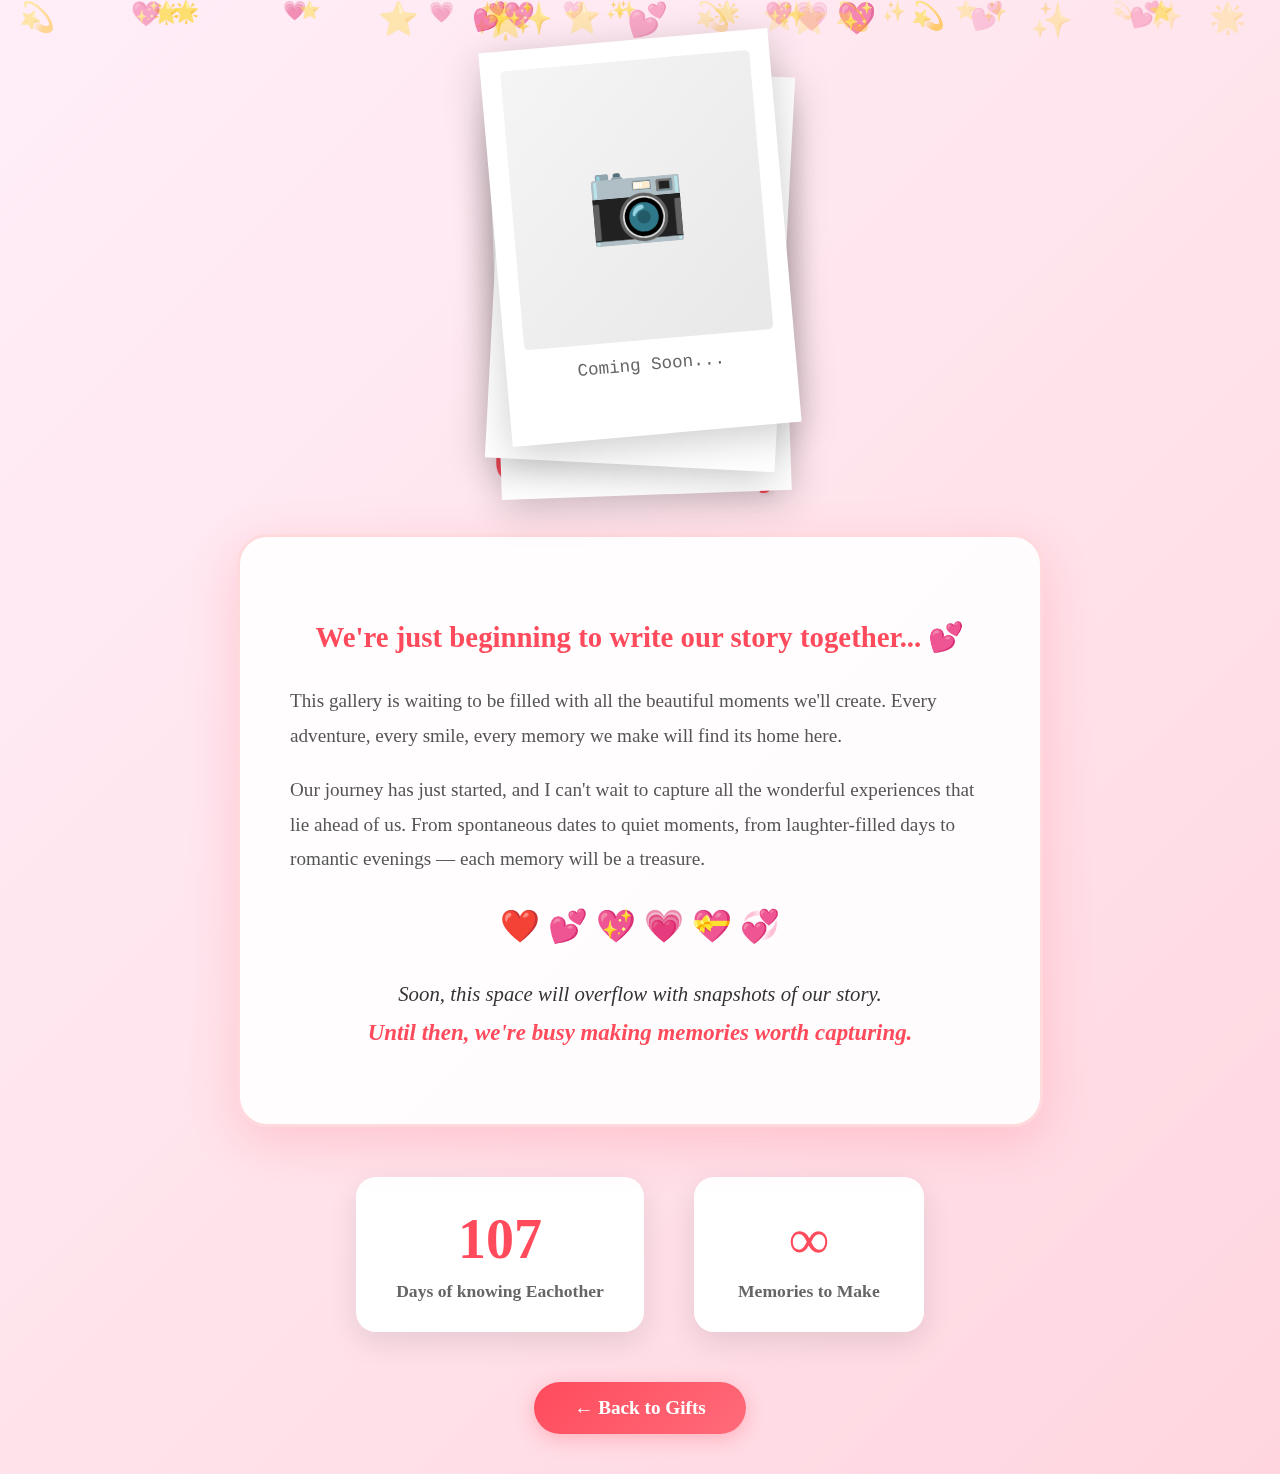
<file: gallery.html>
<!DOCTYPE html>
<html lang="en">
<head>
  <meta charset="UTF-8">
  <title>Our Memories</title>
  <link rel="stylesheet" href="css/style-gallery.css">
</head>
<body>
  <div class="gallery-background">
    <div class="floating-particles"></div>
  </div>
  
  <div class="gallery-container">
    <div class="coming-soon-content">
      <div class="polaroid-stack">
        <div class="empty-polaroid polaroid-1">
          <div class="polaroid-photo">📷</div>
          <div class="polaroid-caption">Coming Soon...</div>
        </div>
        <div class="empty-polaroid polaroid-2">
          <div class="polaroid-photo">💕</div>
          <div class="polaroid-caption">Our Adventures</div>
        </div>
        <div class="empty-polaroid polaroid-3">
          <div class="polaroid-photo">✨</div>
          <div class="polaroid-caption">Together</div>
        </div>
      </div>
      
      <h1 class="main-title">Our Gallery</h1>
      <div class="message-box">
        <p class="main-message">
          We're just beginning to write our story together... 💕
        </p>
        <p class="sub-message">
          This gallery is waiting to be filled with all the beautiful moments we'll create.
          Every adventure, every smile, every memory we make will find its home here.
        </p>
        <p class="sub-message">
          Our journey has just started, and I can't wait to capture all the wonderful experiences 
          that lie ahead of us. From spontaneous dates to quiet moments, from laughter-filled days 
          to romantic evenings — each memory will be a treasure.
        </p>
        <div class="hearts-row">
          ❤️ 💕 💖 💗 💝 💞
        </div>
        <p class="promise-message">
          Soon, this space will overflow with snapshots of our story.
          <br>
          <strong>Until then, we're busy making memories worth capturing.</strong>
        </p>
      </div>
      
      <div class="countdown-box">
        <div class="stat">
          <div class="stat-number" id="daysCount">0</div>
          <div class="stat-label">Days of knowing Eachother</div>
        </div>
        <div class="stat">
          <div class="stat-number">∞</div>
          <div class="stat-label">Memories to Make</div>
        </div>
    </div>
    
    <button onclick="window.location.href='gift-ideas.html'" class="back-btn">← Back to Gifts</button>
  </div>
  
  <script src="js/gallery.js"></script>
</body>
</html>
</file>
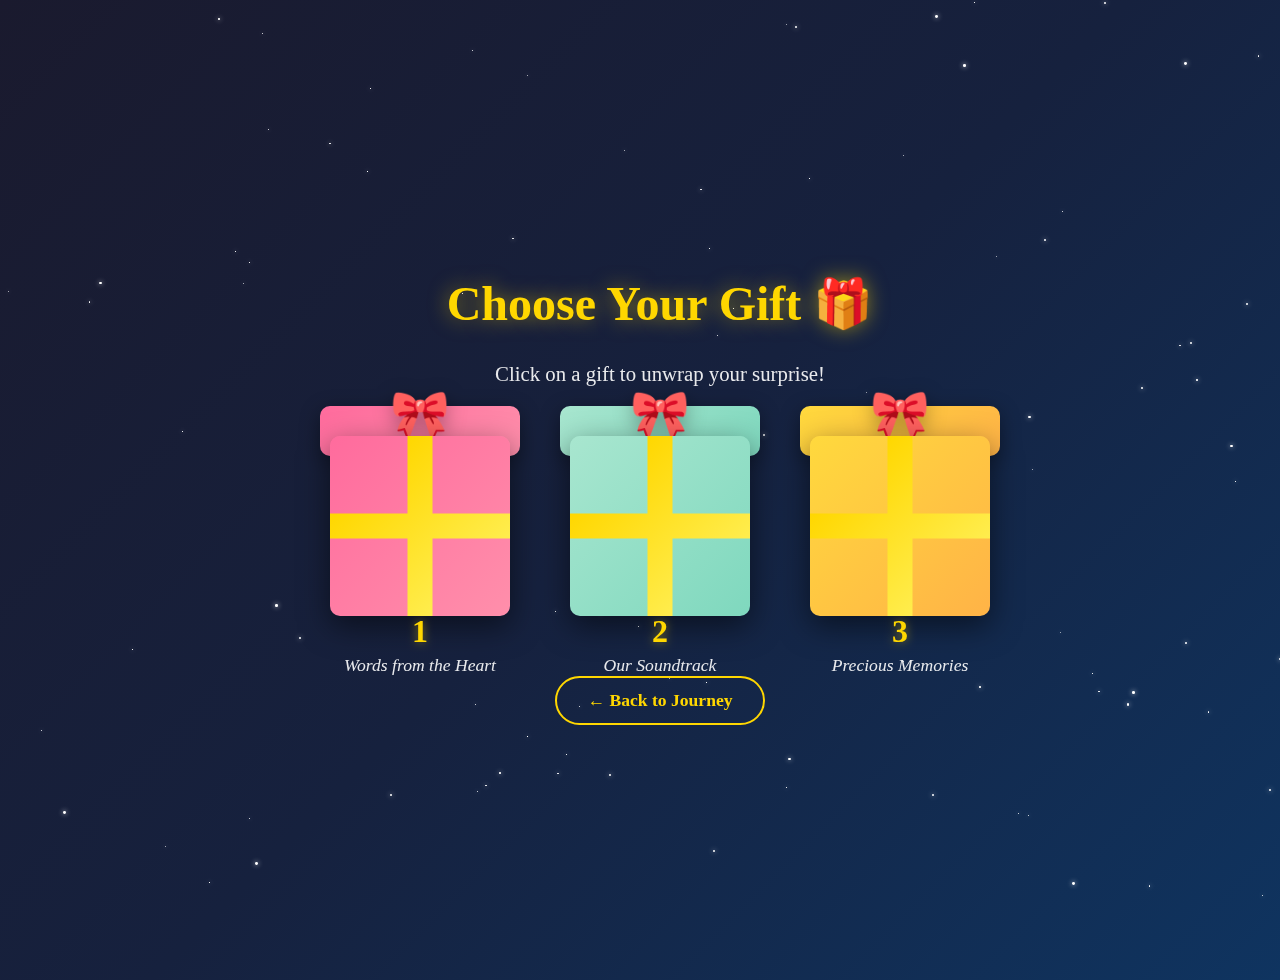
<file: gift-ideas.html>
<!DOCTYPE html>
<html lang="en">
<head>
  <meta charset="UTF-8">
  <title>Choose Your Gift</title>
  <link rel="stylesheet" href="css/style-gift.css">
</head>
<body>
  <!-- Animated background -->
  <div class="stars-background"></div>
  
  <div class="gift-container">
    <h1>Choose Your Gift 🎁</h1>
    <p class="subtitle">Click on a gift to unwrap your surprise!</p>
    
    <div class="gifts-wrapper">
      <!-- Gift Box 1 - Poem -->
      <div class="gift-box" id="gift1" data-page="poem.html">
        <div class="gift-lid">
          <div class="bow">🎀</div>
        </div>
        <div class="gift-base"></div>
        <div class="gift-label">
          <span class="gift-number">1</span>
          <span class="gift-hint">Words from the Heart</span>
        </div>
        <div class="sparkles">✨</div>
      </div>
      
      <!-- Gift Box 2 - Playlist -->
      <div class="gift-box" id="gift2" data-page="playlist.html">
        <div class="gift-lid">
          <div class="bow">🎀</div>
        </div>
        <div class="gift-base"></div>
        <div class="gift-label">
          <span class="gift-number">2</span>
          <span class="gift-hint">Our Soundtrack</span>
        </div>
        <div class="sparkles">✨</div>
      </div>
      
      <!-- Gift Box 3 - Memory Gallery -->
      <div class="gift-box" id="gift3" data-page="gallery.html">
        <div class="gift-lid">
          <div class="bow">🎀</div>
        </div>
        <div class="gift-base"></div>
        <div class="gift-label">
          <span class="gift-number">3</span>
          <span class="gift-hint">Precious Memories</span>
        </div>
        <div class="sparkles">✨</div>
      </div>
    </div>
    
    <button id="backBtn" class="nav-button">← Back to Journey</button>
  </div>
  
  <script src="js/gift.js"></script>
</body>
</html>
</file>
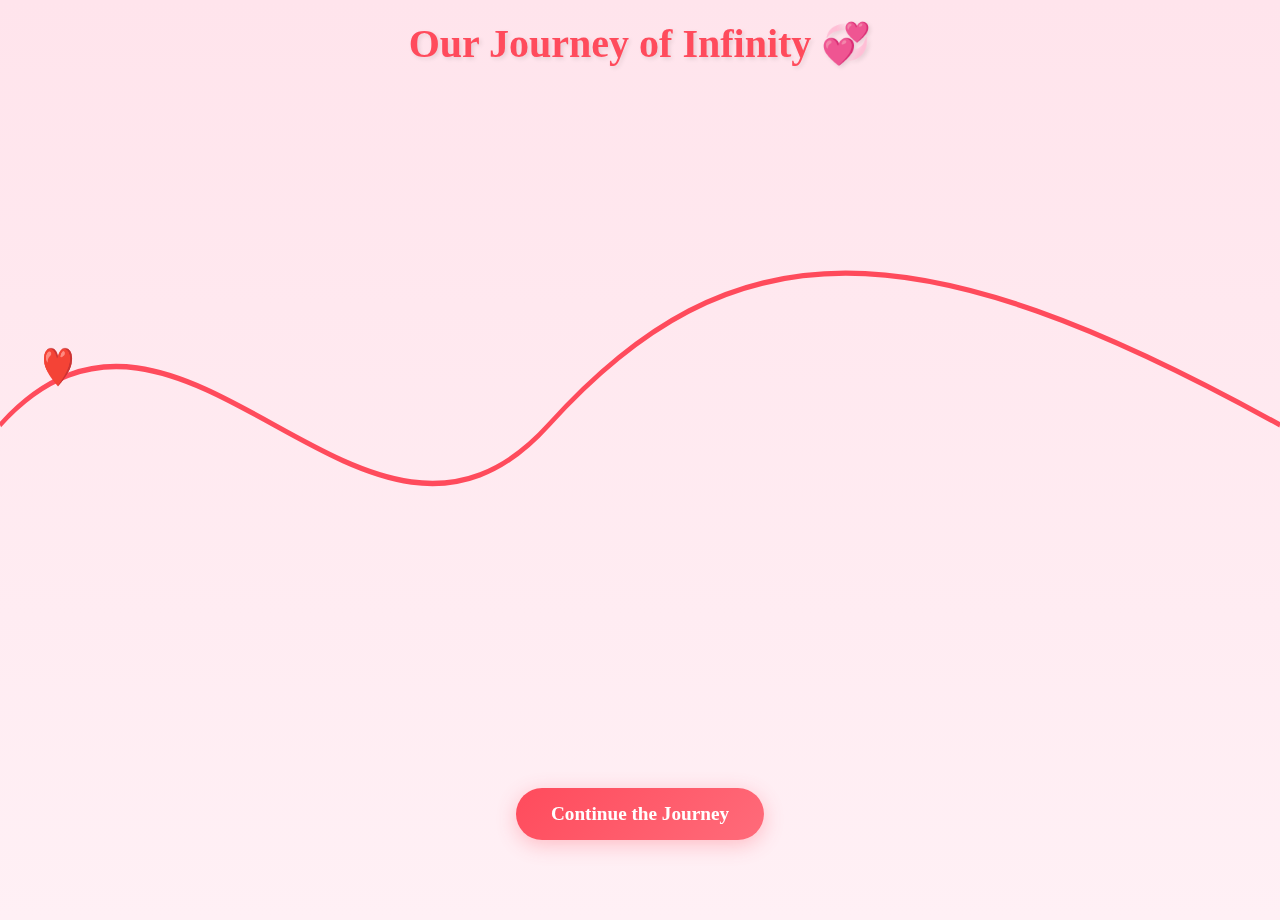
<file: love-story.html>
<!DOCTYPE html>
<html lang="en">
<head>
  <meta charset="UTF-8">
  <title>Our Journey</title>
  <link rel="stylesheet" href="css/style-journey.css">
</head>
<body>
  <!-- Animated background -->
  <div class="hearts-background"></div>
  
  <div class="journey-container">
    <h1>Our Journey of Infinity 💞</h1>
    <svg id="journeyPath" viewBox="0 0 1400 400" preserveAspectRatio="none">
      <!-- Wavy path from far left to far right -->
      <path id="wavePath" d="M 0 200 
                             C 200 50, 400 350, 600 200
                             S 1000 50, 1400 200" 
            stroke="#ff4b5c" stroke-width="4" fill="transparent"/>
    </svg>
    <!-- Milestones with expandable notes -->
    <div class="milestone" id="stop1" data-position="0.10">
      <div class="milestone-icon">💑</div>
      <div class="milestone-title">First Meeting (Mine)</div>
      <div class="milestone-note">
        I still remember the first time I saw you on Ethnic Day....pink or blue saree, I'm not sure. But I am sure my heart skipped a beat. 
      </div>
    </div>
    <div class="milestone" id="stop2" data-position="0.30">
      <div class="milestone-icon">☕</div>
      <div class="milestone-title">Asking for First Coffee Date</div>
      <div class="milestone-note">
        Years later, I finally asked you out for coffee and you said no 😂.
      </div>
    </div>
    <div class="milestone" id="stop3" data-position="0.50">
      <div class="milestone-icon">🙂‍↔️</div>
      <div class="milestone-title">Second Coffee Date Denial</div>
      <div class="milestone-note">
        Same story a year later, you said you were busy!!!
      </div>
    </div>
    <div class="milestone" id="stop4" data-position="0.72">
      <div class="milestone-icon">🤩</div>
      <div class="milestone-title">Finally the third ask</div>
      <div class="milestone-note">
        Recently, you said yes at last, then my schedule decided to interfere.
      </div>
    </div>
    <div class="milestone infinity" id="stop5" data-position="0.92">
      <div class="milestone-icon">♾️</div>
      <div class="milestone-title">Infinity & Beyond</div>
      <div class="milestone-note">
        Our story continues, forever and always. Grateful.
      </div>
    </div>
    <button id="nextPage">Continue the Journey</button>
  </div>
  <script src="js/journey.js"></script>
</body>
</html>
</file>
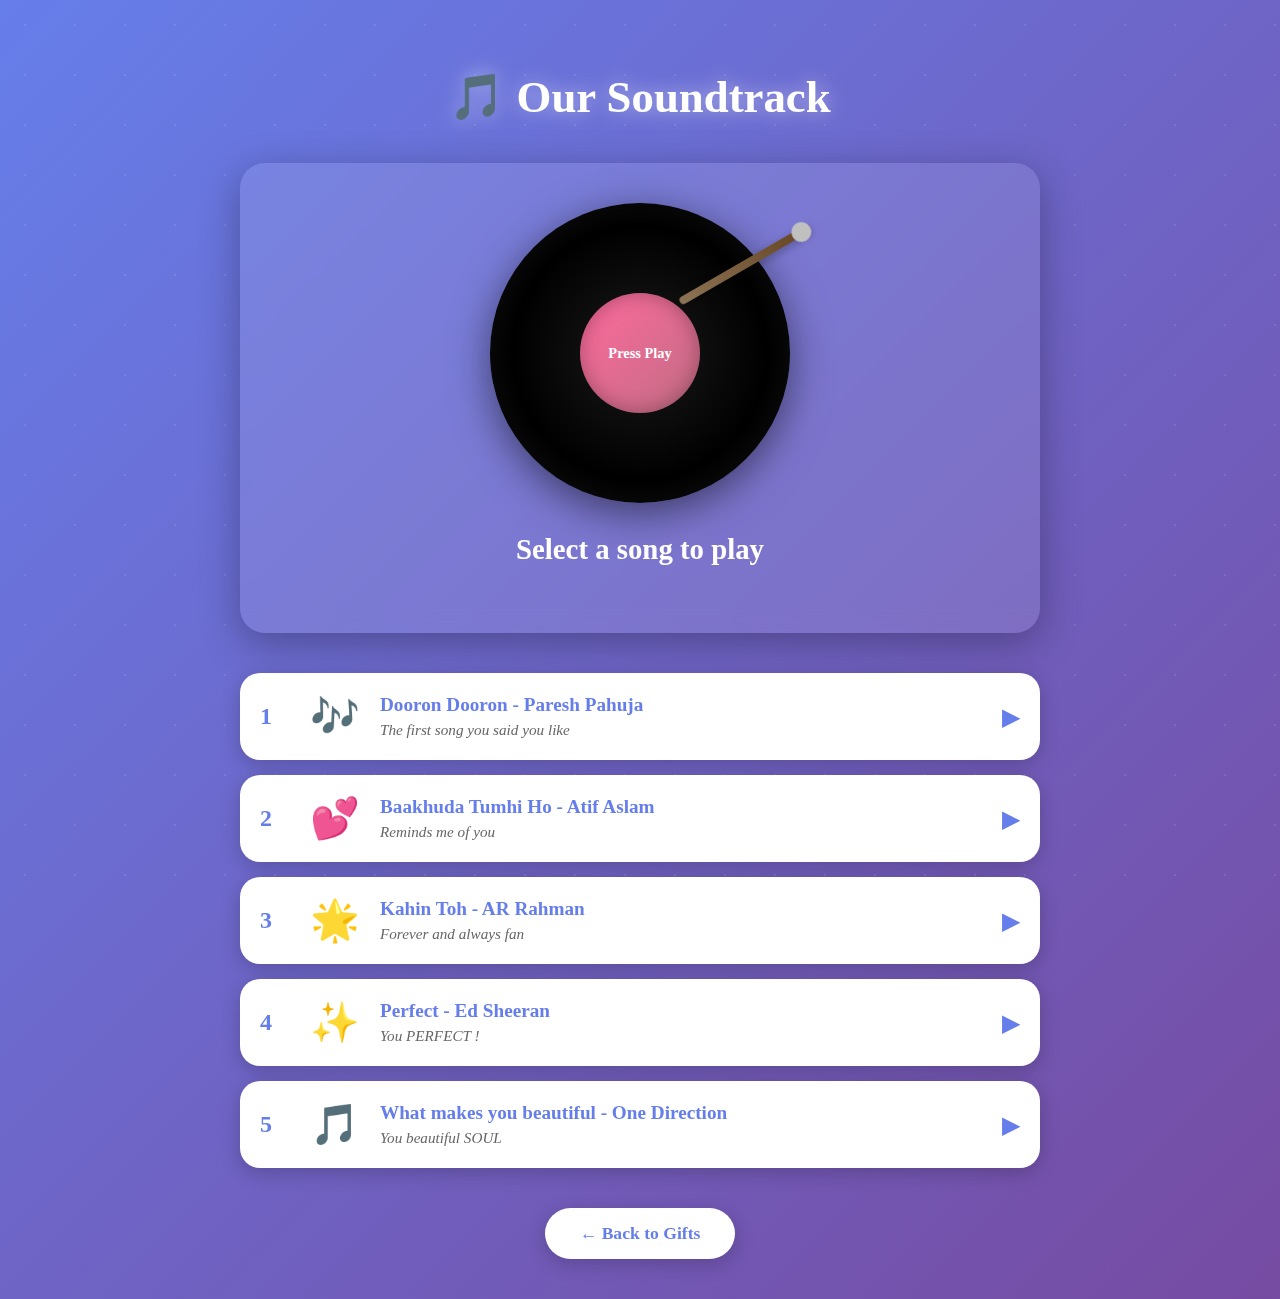
<file: playlist.html>
<!DOCTYPE html>
<html lang="en">
<head>
  <meta charset="UTF-8">
  <title>Our Playlist</title>
  <link rel="stylesheet" href="css/style-playlist.css">
</head>
<body>
  <div class="vinyl-background"></div>
  
  <div class="playlist-container">
    <h1 class="glow-text">🎵 Our Soundtrack</h1>
    
    <div class="player-section">
      <div class="vinyl-player">
        <div class="vinyl-record" id="vinylRecord">
          <div class="vinyl-label">
            <div class="label-text" id="nowPlaying">Press Play</div>
          </div>
        </div>
        <div class="tonearm" id="tonearm"></div>
      </div>
      
      <div class="now-playing-info">
        <h2 id="songTitle">Select a song to play</h2>
        <p id="songArtist"></p>
        <p id="songNote"></p>
        
        <!-- Audio Player Controls -->
        <div class="audio-controls" id="audioControls">
          <button class="control-button" id="playPauseBtn">
            <span id="playPauseIcon">▶️</span>
          </button>
          <div class="progress-bar" id="progressBar">
            <div class="progress-fill" id="progressFill"></div>
          </div>
          <div class="time-display">
            <span id="currentTime">0:00</span> / <span id="duration">0:00</span>
          </div>
          <div class="volume-control">
            <span>🔊</span>
            <input type="range" id="volumeSlider" min="0" max="100" value="70">
          </div>
        </div>
      </div>
    </div>
    
    <div class="playlist">
      <div class="song-item" data-song="0">
        <div class="song-number">1</div>
        <div class="song-icon">🎶</div>
        <div class="song-info">
          <h3>Dooron Dooron - Paresh Pahuja</h3>
          <p>The first song you said you like</p>
        </div>
        <div class="play-btn">▶</div>
      </div>
      
      <div class="song-item" data-song="1">
        <div class="song-number">2</div>
        <div class="song-icon">💕</div>
        <div class="song-info">
          <h3>Baakhuda Tumhi Ho - Atif Aslam</h3>
          <p>Reminds me of you</p>
        </div>
        <div class="play-btn">▶</div>
      </div>
      
      <div class="song-item" data-song="2">
        <div class="song-number">3</div>
        <div class="song-icon">🌟</div>
        <div class="song-info">
          <h3>Kahin Toh - AR Rahman</h3>
          <p>Forever and always fan</p>
        </div>
        <div class="play-btn">▶</div>
      </div>
      
      <div class="song-item" data-song="3">
        <div class="song-number">4</div>
        <div class="song-icon">✨</div>
        <div class="song-info">
          <h3>Perfect - Ed Sheeran</h3>
          <p>You PERFECT !</p>
        </div>
        <div class="play-btn">▶</div>
      </div>
      
      <div class="song-item" data-song="4">
        <div class="song-number">5</div>
        <div class="song-icon">🎵</div>
        <div class="song-info">
          <h3>What makes you beautiful - One Direction</h3>
          <p>You beautiful SOUL</p>
        </div>
        <div class="play-btn">▶</div>
      </div>
    </div>
    
    <button onclick="window.location.href='gift-ideas.html'" class="back-btn">← Back to Gifts</button>
  </div>
  
  <!-- Hidden Audio Element -->
  <audio id="audioPlayer"></audio>
  
  <script src="js/playlist.js"></script>
</body>
</html>
</file>
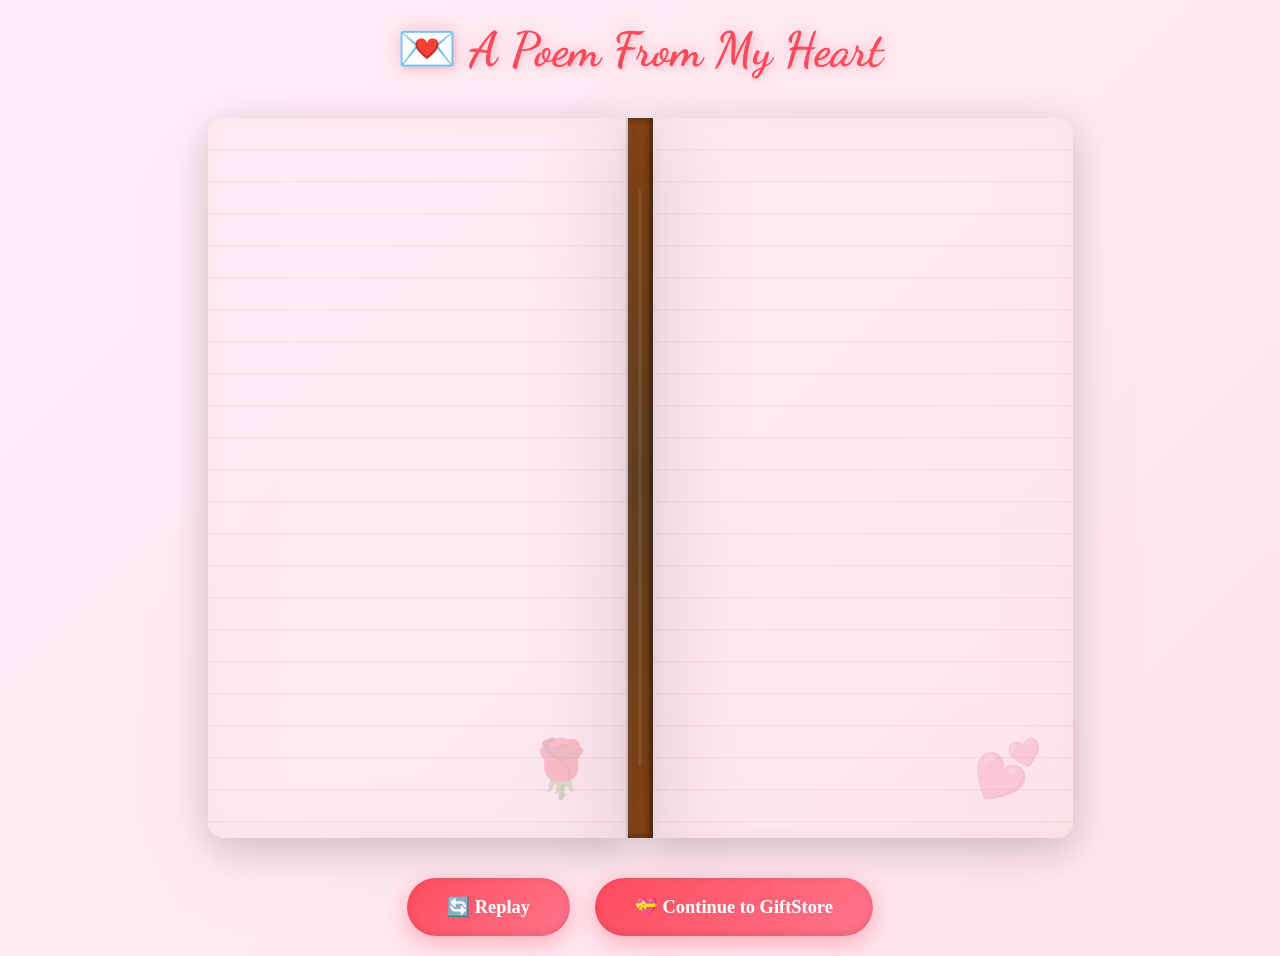
<file: poem.html>
<!DOCTYPE html>
<html lang="en">
<head>
  <meta charset="UTF-8">
  <meta name="viewport" content="width=device-width, initial-scale=1.0">
  <title>A Poem For You</title>
  <link rel="stylesheet" href="css/style-poem.css">
</head>
<body>
  <div class="poem-background">
    <div class="floating-hearts"></div>
  </div>
  
  <div class="poem-container">
    <h1 class="fade-in">💌 A Poem From My Heart</h1>
    
    <div class="poem-book">
      <div class="book-page left-page">
        <div class="page-content">
          <div class="poem-line" id="line1"></div>
          <div class="poem-line" id="line2"></div>
          <div class="poem-line" id="line3"></div>
          <div class="poem-line" id="line4"></div>
          <div class="poem-line" id="line5"></div>
          <div class="poem-line" id="line6"></div>
          <div class="poem-line" id="line7"></div>
          <div class="poem-line" id="line8"></div>
          <div class="poem-line" id="line9"></div>
          <div class="poem-line" id="line10"></div>
          <div class="poem-line" id="line11"></div>
          <div class="poem-line" id="line12"></div>
          <div class="poem-line" id="line13"></div>
          <div class="poem-line" id="line14"></div>
          <div class="poem-line" id="line15"></div>
          <div class="poem-line" id="line16"></div>
          <div class="poem-line" id="line17"></div>
          <div class="poem-line" id="line18"></div>
          <div class="poem-line" id="line19"></div>
          <div class="poem-line" id="line20"></div>
          <div class="poem-line" id="line21"></div>
          <div class="poem-line" id="line22"></div>
          <div class="poem-line" id="line23"></div>
          <div class="poem-line" id="line24"></div>
          <div class="poem-line" id="line25"></div>
        </div>
        <div class="page-decoration left-decoration">🌹</div>
      </div>
      
      <div class="book-spine"></div>
      
      <div class="book-page right-page">
        <div class="page-content">
          <div class="poem-line" id="line26"></div>
          <div class="poem-line" id="line27"></div>
          <div class="poem-line" id="line28"></div>
          <div class="poem-line" id="line29"></div>
          <div class="poem-line" id="line30"></div>
          <div class="poem-line" id="line31"></div>
          <div class="poem-line" id="line32"></div>
          <div class="poem-line" id="line33"></div>
          <div class="poem-line" id="line34"></div>
          <div class="poem-line" id="line35"></div>
          <div class="poem-line" id="line36"></div>
          <div class="poem-line" id="line37"></div>
          <div class="poem-line" id="line38"></div>
          <div class="poem-line" id="line39"></div>
          <div class="poem-line" id="line40"></div>
          <div class="poem-line" id="line41"></div>
          <div class="poem-line" id="line42"></div>
          <div class="poem-line" id="line43"></div>
          <div class="poem-line" id="line44"></div>
          <div class="poem-line" id="line45"></div>
          <div class="poem-line" id="line46"></div>
          <div class="poem-line" id="line47"></div>
          <div class="poem-line" id="line48"></div>
          <div class="poem-line" id="line49"></div>
          <div class="poem-line" id="line50"></div>
          <div class="poem-line" id="line51"></div>
          <div class="poem-line" id="line52"></div>
          <div class="poem-line" id="line53"></div>
          <div class="poem-line" id="line54"></div>
          <div class="poem-line" id="line55"></div>
          <div class="poem-line" id="line56"></div>
          <div class="poem-line" id="line57"></div>
          <div class="poem-line" id="line58"></div>
          <div class="poem-line" id="line59"></div>
          <div class="poem-line" id="line60"></div>
          <div class="poem-line" id="line61"></div>
          <div class="poem-line" id="line62"></div>
          <div class="poem-line" id="line63"></div>
          <div class="poem-line" id="line64"></div>
        </div>
        <div class="page-decoration right-decoration">💕</div>
      </div>
    </div>
    
    <div class="controls">
      <button id="replayBtn" class="control-btn">🔄 Replay</button>
      <button onclick="window.location.href='gift-ideas.html'" class="control-btn">💝 Continue to GiftStore</button>
    </div>
  </div>
  
  <script src="js/poem.js"></script>
</body>
</html>
</file>
<file: css/style-gallery.css>
body {
  margin: 0;
  font-family: 'Georgia', serif;
  background: linear-gradient(135deg, #ffeef8 0%, #ffe4ec 50%, #ffd6e0 100%);
  min-height: 100vh;
  padding: 40px 20px;
  overflow-x: hidden;
  position: relative;
}

.gallery-background {
  position: fixed;
  top: 0;
  left: 0;
  width: 100%;
  height: 100%;
  pointer-events: none;
  z-index: 1;
}

.floating-particles {
  width: 100%;
  height: 100%;
}

.gallery-container {
  max-width: 900px;
  margin: 0 auto;
  position: relative;
  z-index: 2;
}

.coming-soon-content {
  text-align: center;
  animation: fadeInUp 1s ease;
}

@keyframes fadeInUp {
  from {
    opacity: 0;
    transform: translateY(30px);
  }
  to {
    opacity: 1;
    transform: translateY(0);
  }
}

/* Polaroid Stack */
.polaroid-stack {
  position: relative;
  width: 300px;
  height: 350px;
  margin: 0 auto 40px;
}

.empty-polaroid {
  position: absolute;
  background: white;
  padding: 20px 20px 60px 20px;
  box-shadow: 0 10px 40px rgba(0,0,0,0.2);
  width: 250px;
  transition: all 0.3s ease;
  cursor: default;
}

.empty-polaroid:hover {
  transform: translateY(-10px) !important;
  box-shadow: 0 15px 50px rgba(0,0,0,0.3);
}

.polaroid-1 {
  top: 0;
  left: 50%;
  transform: translate(-50%, 0) rotate(-5deg);
  z-index: 3;
  animation: float1 3s ease-in-out infinite;
}

.polaroid-2 {
  top: 30px;
  left: 50%;
  transform: translate(-50%, 0) rotate(3deg);
  z-index: 2;
  animation: float2 3s ease-in-out infinite;
  animation-delay: 1s;
}

.polaroid-3 {
  top: 60px;
  left: 50%;
  transform: translate(-50%, 0) rotate(-2deg);
  z-index: 1;
  animation: float3 3s ease-in-out infinite;
  animation-delay: 2s;
}

@keyframes float1 {
  0%, 100% { transform: translate(-50%, 0) rotate(-5deg); }
  50% { transform: translate(-50%, -10px) rotate(-5deg); }
}

@keyframes float2 {
  0%, 100% { transform: translate(-50%, 0) rotate(3deg); }
  50% { transform: translate(-50%, -10px) rotate(3deg); }
}

@keyframes float3 {
  0%, 100% { transform: translate(-50%, 0) rotate(-2deg); }
  50% { transform: translate(-50%, -10px) rotate(-2deg); }
}

.polaroid-photo {
  width: 100%;
  height: 280px;
  background: linear-gradient(135deg, #f5f5f5, #e8e8e8);
  display: flex;
  align-items: center;
  justify-content: center;
  font-size: 5em;
  margin-bottom: 15px;
  border-radius: 5px;
  position: relative;
  overflow: hidden;
}

.polaroid-photo::after {
  content: '';
  position: absolute;
  top: 0;
  left: -100%;
  width: 100%;
  height: 100%;
  background: linear-gradient(90deg, transparent, rgba(255,255,255,0.4), transparent);
  animation: shimmer 3s infinite;
}

@keyframes shimmer {
  0% { left: -100%; }
  100% { left: 100%; }
}

.polaroid-caption {
  text-align: center;
  font-size: 1.1em;
  color: #666;
  font-family: 'Courier New', monospace;
  margin-top: 10px;
}

/* Main Title */
.main-title {
  color: #ff4b5c;
  font-size: 3.5em;
  margin: 40px 0 30px 0;
  text-shadow: 2px 2px 4px rgba(0,0,0,0.1);
  animation: glow 2s ease-in-out infinite;
}

@keyframes glow {
  0%, 100% { text-shadow: 2px 2px 4px rgba(0,0,0,0.1); }
  50% { text-shadow: 0 0 20px rgba(255, 75, 92, 0.5), 2px 2px 4px rgba(0,0,0,0.1); }
}

/* Message Box */
.message-box {
  background: rgba(255, 255, 255, 0.9);
  backdrop-filter: blur(10px);
  padding: 50px;
  border-radius: 30px;
  box-shadow: 0 15px 50px rgba(255, 75, 92, 0.2);
  margin: 40px auto;
  max-width: 700px;
  border: 3px solid rgba(255, 75, 92, 0.2);
}

.main-message {
  font-size: 1.8em;
  color: #ff4b5c;
  margin-bottom: 25px;
  font-weight: bold;
  line-height: 1.5;
}

.sub-message {
  font-size: 1.2em;
  color: #555;
  line-height: 1.8;
  margin-bottom: 20px;
  text-align: left;
}

.hearts-row {
  font-size: 2em;
  margin: 30px 0;
  animation: heartbeat 2s ease-in-out infinite;
}

@keyframes heartbeat {
  0%, 100% { transform: scale(1); }
  25% { transform: scale(1.1); }
  50% { transform: scale(1); }
}

.promise-message {
  font-size: 1.3em;
  color: #333;
  margin-top: 30px;
  font-style: italic;
  line-height: 1.8;
}

.promise-message strong {
  color: #ff4b5c;
  font-size: 1.1em;
}

/* Countdown Box */
.countdown-box {
  display: flex;
  justify-content: center;
  gap: 50px;
  margin: 50px 0;
  flex-wrap: wrap;
}

.stat {
  background: white;
  padding: 30px 40px;
  border-radius: 20px;
  box-shadow: 0 10px 30px rgba(0,0,0,0.1);
  transition: all 0.3s ease;
  min-width: 150px;
}

.stat:hover {
  transform: translateY(-10px);
  box-shadow: 0 15px 40px rgba(255, 75, 92, 0.3);
}

.stat-number {
  font-size: 3.5em;
  font-weight: bold;
  color: #ff4b5c;
  margin-bottom: 10px;
  animation: countUp 2s ease;
}

@keyframes countUp {
  from {
    opacity: 0;
    transform: scale(0.5);
  }
  to {
    opacity: 1;
    transform: scale(1);
  }
}

.stat-label {
  font-size: 1.1em;
  color: #666;
  font-weight: bold;
}

/* Back Button */
.back-btn {
  display: block;
  margin: 50px auto 0;
  padding: 15px 40px;
  background: linear-gradient(135deg, #ff4b5c 0%, #ff6b7a 100%);
  color: white;
  border: none;
  border-radius: 30px;
  cursor: pointer;
  font-size: 1.2em;
  font-weight: bold;
  font-family: 'Georgia', serif;
  box-shadow: 0 5px 20px rgba(255, 75, 92, 0.3);
  transition: all 0.3s;
}

.back-btn:hover {
  transform: scale(1.05);
  box-shadow: 0 8px 30px rgba(255, 75, 92, 0.5);
}

/* Responsive */
@media (max-width: 768px) {
  .main-title {
    font-size: 2.5em;
  }
  
  .message-box {
    padding: 30px 20px;
  }
  
  .main-message {
    font-size: 1.4em;
  }
  
  .sub-message {
    font-size: 1em;
  }
  
  .countdown-box {
    gap: 20px;
  }
  
  .stat {
    padding: 20px 30px;
    min-width: 120px;
  }
  
  .stat-number {
    font-size: 2.5em;
  }
  
  .polaroid-stack {
    width: 250px;
    height: 300px;
  }
  
  .empty-polaroid {
    width: 200px;
  }
  
  .polaroid-photo {
    height: 230px;
    font-size: 4em;
  }
}
</file>
<file: css/style-gift.css>
body {
  margin: 0;
  font-family: 'Georgia', serif;
  background: linear-gradient(135deg, #1a1a2e 0%, #16213e 50%, #0f3460 100%);
  min-height: 100vh;
  overflow-x: hidden;
  position: relative;
}

/* Animated stars background */
.stars-background {
  position: fixed;
  top: 0;
  left: 0;
  width: 100%;
  height: 100%;
  pointer-events: none;
  z-index: 1;
}

@keyframes twinkle {
  0%, 100% { opacity: 0.3; transform: scale(1); }
  50% { opacity: 1; transform: scale(1.2); }
}

.gift-container {
  position: relative;
  width: 100%;
  min-height: 100vh;
  display: flex;
  flex-direction: column;
  align-items: center;
  justify-content: center;
  z-index: 2;
  padding: 40px 20px;
}

h1 {
  color: #ffd700;
  font-size: 3em;
  margin: 20px 0 10px 0;
  text-shadow: 0 0 20px rgba(255, 215, 0, 0.5);
  animation: glow-title 2s ease-in-out infinite;
}

@keyframes glow-title {
  0%, 100% { text-shadow: 0 0 20px rgba(255, 215, 0, 0.5); }
  50% { text-shadow: 0 0 30px rgba(255, 215, 0, 0.8), 0 0 40px rgba(255, 215, 0, 0.6); }
}

.subtitle {
  color: #fff;
  font-size: 1.3em;
  margin-bottom: 50px;
  opacity: 0.9;
}

.gifts-wrapper {
  display: flex;
  gap: 60px;
  flex-wrap: wrap;
  justify-content: center;
  align-items: flex-end;
  max-width: 1200px;
  margin-bottom: 40px;
}

.gift-box {
  position: relative;
  cursor: pointer;
  transition: transform 0.3s ease;
  animation: float-gift 3s ease-in-out infinite;
}

.gift-box:nth-child(1) {
  animation-delay: 0s;
}

.gift-box:nth-child(2) {
  animation-delay: 1s;
}

.gift-box:nth-child(3) {
  animation-delay: 2s;
}

@keyframes float-gift {
  0%, 100% { transform: translateY(0px); }
  50% { transform: translateY(-15px); }
}

.gift-box:hover {
  transform: scale(1.1) translateY(-10px);
}

.gift-box:hover .sparkles {
  opacity: 1;
  animation: sparkle 0.8s ease-in-out infinite;
}

/* Gift Box Base */
.gift-base {
  width: 180px;
  height: 180px;
  background: linear-gradient(135deg, #ff6b9d 0%, #c06c84 100%);
  border-radius: 10px;
  position: relative;
  box-shadow: 0 10px 30px rgba(0, 0, 0, 0.5);
}

.gift-base::before {
  content: '';
  position: absolute;
  top: 50%;
  left: 0;
  right: 0;
  height: 25px;
  background: linear-gradient(135deg, #ffd700 0%, #ffed4e 100%);
  transform: translateY(-50%);
}

.gift-base::after {
  content: '';
  position: absolute;
  left: 50%;
  top: 0;
  bottom: 0;
  width: 25px;
  background: linear-gradient(135deg, #ffd700 0%, #ffed4e 100%);
  transform: translateX(-50%);
}

/* Gift Box Lid */
.gift-lid {
  position: absolute;
  width: 200px;
  height: 50px;
  background: linear-gradient(135deg, #ff6b9d 0%, #c06c84 100%);
  border-radius: 10px;
  top: -30px;
  left: -10px;
  box-shadow: 0 5px 20px rgba(0, 0, 0, 0.4);
  transition: all 0.6s ease;
  transform-origin: bottom;
}

.gift-box.opening .gift-lid {
  transform: rotateX(-120deg) translateY(-50px);
  opacity: 0.5;
}

/* Bow on top */
.bow {
  position: absolute;
  top: -20px;
  left: 50%;
  transform: translateX(-50%);
  font-size: 3em;
  filter: drop-shadow(0 5px 10px rgba(0, 0, 0, 0.3));
  animation: bow-bounce 2s ease-in-out infinite;
}

@keyframes bow-bounce {
  0%, 100% { transform: translateX(-50%) translateY(0); }
  50% { transform: translateX(-50%) translateY(-5px); }
}

/* Gift Labels */
.gift-label {
  position: absolute;
  bottom: -60px;
  left: 50%;
  transform: translateX(-50%);
  text-align: center;
  color: #fff;
  width: 200px;
}

.gift-number {
  display: block;
  font-size: 2em;
  font-weight: bold;
  color: #ffd700;
  text-shadow: 0 0 10px rgba(255, 215, 0, 0.5);
}

.gift-hint {
  display: block;
  font-size: 1.1em;
  margin-top: 5px;
  font-style: italic;
  opacity: 0.9;
}

/* Sparkles */
.sparkles {
  position: absolute;
  top: -40px;
  left: 50%;
  transform: translateX(-50%);
  font-size: 2em;
  opacity: 0;
  transition: opacity 0.3s ease;
}

@keyframes sparkle {
  0%, 100% { transform: translateX(-50%) scale(1) rotate(0deg); }
  50% { transform: translateX(-50%) scale(1.3) rotate(180deg); }
}

/* Navigation Button */
.nav-button {
  padding: 12px 30px;
  font-size: 1.1em;
  border: 2px solid #ffd700;
  border-radius: 30px;
  background: transparent;
  color: #ffd700;
  cursor: pointer;
  transition: all 0.3s;
  font-family: 'Georgia', serif;
  font-weight: bold;
  margin-top: 20px;
}

.nav-button:hover {
  background: #ffd700;
  color: #1a1a2e;
  transform: scale(1.05);
  box-shadow: 0 5px 20px rgba(255, 215, 0, 0.4);
}

/* Different colors for each gift box */
#gift1 .gift-base,
#gift1 .gift-lid {
  background: linear-gradient(135deg, #ff6b9d 0%, #ff8fab 100%);
}

#gift2 .gift-base,
#gift2 .gift-lid {
  background: linear-gradient(135deg, #a8e6cf 0%, #7fd8be 100%);
}

#gift3 .gift-base,
#gift3 .gift-lid {
  background: linear-gradient(135deg, #ffd93d 0%, #ffb347 100%);
}

/* Responsive */
@media (max-width: 768px) {
  .gifts-wrapper {
    gap: 80px 40px;
  }
  
  h1 {
    font-size: 2em;
  }
  
  .subtitle {
    font-size: 1.1em;
  }
}
</file>
<file: css/style-playlist.css>
body {
  margin: 0;
  font-family: 'Georgia', serif;
  background: linear-gradient(135deg, #667eea 0%, #764ba2 100%);
  min-height: 100vh;
  padding: 40px 20px;
  overflow-x: hidden;
  position: relative;
}

.vinyl-background {
  position: fixed;
  top: 0;
  left: 0;
  width: 100%;
  height: 100%;
  pointer-events: none;
  opacity: 0.1;
  background-image: radial-gradient(circle, #fff 1px, transparent 1px);
  background-size: 50px 50px;
  animation: backgroundPulse 4s ease-in-out infinite;
}

@keyframes backgroundPulse {
  0%, 100% { opacity: 0.1; }
  50% { opacity: 0.2; }
}

.playlist-container {
  max-width: 800px;
  margin: 0 auto;
  position: relative;
  z-index: 2;
}

h1 {
  color: white;
  text-align: center;
  margin-bottom: 40px;
  font-size: 2.8em;
  text-shadow: 0 0 20px rgba(255,255,255,0.5);
}

.glow-text {
  animation: textGlow 2s ease-in-out infinite;
}

@keyframes textGlow {
  0%, 100% { text-shadow: 0 0 20px rgba(255,255,255,0.5); }
  50% { text-shadow: 0 0 30px rgba(255,255,255,0.8), 0 0 40px rgba(255,255,255,0.6); }
}

/* Vinyl Player Section */
.player-section {
  background: rgba(255, 255, 255, 0.1);
  backdrop-filter: blur(10px);
  border-radius: 25px;
  padding: 40px;
  margin-bottom: 40px;
  box-shadow: 0 10px 40px rgba(0,0,0,0.3);
}

.vinyl-player {
  position: relative;
  width: 300px;
  height: 300px;
  margin: 0 auto 30px;
}

.vinyl-record {
  width: 100%;
  height: 100%;
  border-radius: 50%;
  background: radial-gradient(circle, #1a1a1a 0%, #000 60%, #1a1a1a 100%);
  position: relative;
  box-shadow: 0 10px 40px rgba(0,0,0,0.5);
  transition: transform 0.3s ease;
}

.vinyl-record.spinning {
  animation: spin 3s linear infinite;
}

@keyframes spin {
  from { transform: rotate(0deg); }
  to { transform: rotate(360deg); }
}

.vinyl-label {
  position: absolute;
  top: 50%;
  left: 50%;
  transform: translate(-50%, -50%);
  width: 120px;
  height: 120px;
  border-radius: 50%;
  background: linear-gradient(135deg, #ff6b9d 0%, #c06c84 100%);
  display: flex;
  align-items: center;
  justify-content: center;
  box-shadow: inset 0 0 20px rgba(0,0,0,0.3);
}

.label-text {
  color: white;
  font-size: 0.9em;
  text-align: center;
  font-weight: bold;
  padding: 10px;
}

/* Tonearm */
.tonearm {
  position: absolute;
  top: 20px;
  right: -20px;
  width: 150px;
  height: 8px;
  background: linear-gradient(to right, #8b7355 0%, #654321 100%);
  border-radius: 4px;
  transform-origin: right center;
  transform: rotate(-30deg);
  box-shadow: 0 3px 10px rgba(0,0,0,0.3);
  transition: transform 0.5s ease;
}

.tonearm::after {
  content: '';
  position: absolute;
  right: 0;
  top: 50%;
  transform: translateY(-50%);
  width: 20px;
  height: 20px;
  background: #c0c0c0;
  border-radius: 50%;
}

.tonearm.playing {
  transform: rotate(-5deg);
}

/* Now Playing Info */
.now-playing-info {
  text-align: center;
  color: white;
}

.now-playing-info h2 {
  font-size: 1.8em;
  margin: 10px 0;
  min-height: 50px;
}

.now-playing-info p {
  font-size: 1.2em;
  opacity: 0.9;
  margin: 5px 0;
}

/* Audio Controls */
.audio-controls {
  margin-top: 30px;
  display: none;
  flex-direction: column;
  align-items: center;
  gap: 15px;
}

.audio-controls.active {
  display: flex;
}

.control-button {
  width: 70px;
  height: 70px;
  border-radius: 50%;
  background: white;
  border: none;
  font-size: 2em;
  cursor: pointer;
  box-shadow: 0 5px 20px rgba(0,0,0,0.3);
  transition: all 0.3s ease;
  display: flex;
  align-items: center;
  justify-content: center;
}

.control-button:hover {
  transform: scale(1.1);
  box-shadow: 0 8px 30px rgba(0,0,0,0.4);
}

.control-button:active {
  transform: scale(0.95);
}

.progress-bar {
  width: 100%;
  height: 8px;
  background: rgba(255, 255, 255, 0.3);
  border-radius: 10px;
  overflow: hidden;
  cursor: pointer;
}

.progress-fill {
  height: 100%;
  background: linear-gradient(90deg, #ff6b9d, #ffd700);
  width: 0%;
  transition: width 0.1s linear;
}

.time-display {
  color: white;
  font-size: 1em;
  font-family: monospace;
}

.volume-control {
  display: flex;
  align-items: center;
  gap: 10px;
}

.volume-control span {
  font-size: 1.5em;
}

#volumeSlider {
  width: 150px;
  height: 6px;
  border-radius: 5px;
  background: rgba(255, 255, 255, 0.3);
  outline: none;
  -webkit-appearance: none;
}

#volumeSlider::-webkit-slider-thumb {
  -webkit-appearance: none;
  appearance: none;
  width: 18px;
  height: 18px;
  border-radius: 50%;
  background: white;
  cursor: pointer;
  box-shadow: 0 2px 5px rgba(0,0,0,0.3);
}

#volumeSlider::-moz-range-thumb {
  width: 18px;
  height: 18px;
  border-radius: 50%;
  background: white;
  cursor: pointer;
  border: none;
  box-shadow: 0 2px 5px rgba(0,0,0,0.3);
}

/* Playlist */
.playlist {
  display: flex;
  flex-direction: column;
  gap: 15px;
  margin-bottom: 40px;
}

.song-item {
  background: white;
  padding: 20px;
  border-radius: 20px;
  display: flex;
  align-items: center;
  gap: 20px;
  box-shadow: 0 5px 20px rgba(0,0,0,0.2);
  cursor: pointer;
  transition: all 0.3s ease;
  position: relative;
  overflow: hidden;
}

.song-item::before {
  content: '';
  position: absolute;
  left: 0;
  top: 0;
  bottom: 0;
  width: 0;
  background: linear-gradient(90deg, rgba(102, 126, 234, 0.2) 0%, transparent 100%);
  transition: width 0.3s ease;
}

.song-item:hover::before {
  width: 100%;
}

.song-item:hover {
  transform: translateX(10px);
  box-shadow: 0 8px 30px rgba(0,0,0,0.3);
}

.song-item.active {
  background: linear-gradient(135deg, #667eea 0%, #764ba2 100%);
  color: white;
  transform: scale(1.02);
}

.song-item.active .song-info h3,
.song-item.active .song-info p {
  color: white;
}

.song-number {
  font-size: 1.5em;
  font-weight: bold;
  color: #667eea;
  min-width: 30px;
}

.song-item.active .song-number {
  color: white;
}

.song-icon {
  font-size: 2.5em;
  animation: bounce 2s ease-in-out infinite;
}

.song-item.active .song-icon {
  animation: pulse 1s ease-in-out infinite;
}

@keyframes bounce {
  0%, 100% { transform: translateY(0); }
  50% { transform: translateY(-5px); }
}

.song-info {
  flex: 1;
}

.song-info h3 {
  margin: 0;
  color: #667eea;
  font-size: 1.2em;
}

.song-info p {
  margin: 5px 0 0 0;
  color: #666;
  font-size: 0.95em;
  font-style: italic;
}

.play-btn {
  font-size: 1.5em;
  color: #667eea;
  transition: transform 0.3s ease;
}

.song-item:hover .play-btn {
  transform: scale(1.2);
}

.song-item.active .play-btn {
  color: white;
  animation: pulse 1s ease-in-out infinite;
}

@keyframes pulse {
  0%, 100% { transform: scale(1); }
  50% { transform: scale(1.2); }
}

/* Back Button */
.back-btn {
  display: block;
  margin: 0 auto;
  padding: 15px 35px;
  background: white;
  color: #667eea;
  border: none;
  border-radius: 30px;
  cursor: pointer;
  font-size: 1.1em;
  font-weight: bold;
  font-family: 'Georgia', serif;
  box-shadow: 0 5px 20px rgba(0,0,0,0.2);
  transition: all 0.3s;
}

.back-btn:hover {
  transform: scale(1.05);
  box-shadow: 0 8px 30px rgba(0,0,0,0.3);
}

@media (max-width: 768px) {
  .player-section {
    padding: 20px;
  }
  
  .vinyl-player {
    width: 250px;
    height: 250px;
  }
  
  .song-item {
    flex-wrap: wrap;
  }
  
  .volume-control {
    flex-direction: column;
  }
}
</file>
<file: css/style-poem.css>
@import url('https://fonts.googleapis.com/css2?family=Dancing+Script:wght@400;500;600;700&family=Crimson+Text:ital,wght@0,400;0,600;1,400;1,600&display=swap');

* {
  margin: 0;
  padding: 0;
  box-sizing: border-box;
}

body {
  margin: 0;
  font-family: 'Crimson Text', serif;
  background: linear-gradient(135deg, #ffeef8 0%, #ffe4ec 50%, #ffd6e0 100%);
  background-size: 200% 200%;
  animation: gradientMove 10s ease infinite;
  min-height: 100vh;
  display: flex;
  justify-content: center;
  align-items: center;
  padding: 20px;
  overflow-x: hidden;
  position: relative;
}

@keyframes gradientMove {
  0%, 100% { background-position: 0% 50%; }
  50% { background-position: 100% 50%; }
}

.poem-background {
  position: fixed;
  top: 0;
  left: 0;
  width: 100%;
  height: 100%;
  pointer-events: none;
  z-index: 1;
  overflow: hidden;
}

.floating-hearts {
  width: 100%;
  height: 100%;
}

.poem-container {
  position: relative;
  z-index: 2;
  max-width: 1000px;
  width: 100%;
  animation: containerFadeIn 1s ease-out;
}

@keyframes containerFadeIn {
  from {
    opacity: 0;
    transform: scale(0.9);
  }
  to {
    opacity: 1;
    transform: scale(1);
  }
}

h1 {
  color: #ff4b5c;
  text-align: center;
  margin-bottom: 40px;
  font-size: 3em;
  text-shadow: 
    2px 2px 4px rgba(0,0,0,0.1),
    0 0 20px rgba(255, 75, 92, 0.3);
  font-family: 'Dancing Script', cursive;
  font-weight: 700;
}

.fade-in {
  animation: fadeIn 1.5s ease-in;
}

@keyframes fadeIn {
  from { opacity: 0; transform: translateY(-30px); }
  to { opacity: 1; transform: translateY(0); }
}

/* Book Design */
.poem-book {
  display: flex;
  justify-content: center;
  gap: 0;
  perspective: 1500px;
  margin-bottom: 40px;
  filter: drop-shadow(0 15px 40px rgba(0,0,0,0.25));
}

.book-page {
  background: linear-gradient(to bottom, #fffef9 0%, #fff9f0 100%);
  width: 420px;
  min-height: 600px;
  max-height: 80vh;
  overflow-y: auto;
  padding: 50px 40px;
  box-shadow: 
    inset 0 0 30px rgba(139, 69, 19, 0.05),
    0 10px 40px rgba(0,0,0,0.2);
  position: relative;
  background-image: 
    repeating-linear-gradient(
      transparent,
      transparent 31px,
      rgba(139, 69, 19, 0.08) 31px,
      rgba(139, 69, 19, 0.08) 32px
    );
}

/* Custom scrollbar for pages */
.book-page::-webkit-scrollbar {
  width: 8px;
}

.book-page::-webkit-scrollbar-track {
  background: rgba(139, 69, 19, 0.1);
  border-radius: 10px;
}

.book-page::-webkit-scrollbar-thumb {
  background: rgba(255, 75, 92, 0.5);
  border-radius: 10px;
}

.book-page::-webkit-scrollbar-thumb:hover {
  background: rgba(255, 75, 92, 0.7);
}

.left-page {
  border-radius: 15px 0 0 15px;
  border-right: 2px solid rgba(139, 69, 19, 0.2);
  animation: pageFlipLeft 1.2s ease-out;
}

.right-page {
  border-radius: 0 15px 15px 0;
  animation: pageFlipRight 1.2s ease-out;
}

@keyframes pageFlipLeft {
  from {
    transform: rotateY(-90deg);
    opacity: 0;
  }
  to {
    transform: rotateY(0);
    opacity: 1;
  }
}

@keyframes pageFlipRight {
  from {
    transform: rotateY(90deg);
    opacity: 0;
  }
  to {
    transform: rotateY(0);
    opacity: 1;
  }
}

.book-spine {
  width: 25px;
  background: linear-gradient(to bottom, #8b4513 0%, #654321 50%, #8b4513 100%);
  box-shadow: 
    inset 0 0 10px rgba(0,0,0,0.5),
    inset 2px 0 5px rgba(255,255,255,0.2),
    inset -2px 0 5px rgba(0,0,0,0.3);
  position: relative;
}

.book-spine::before {
  content: '';
  position: absolute;
  top: 50%;
  left: 50%;
  transform: translate(-50%, -50%);
  width: 3px;
  height: 80%;
  background: rgba(255, 255, 255, 0.1);
}

.page-content {
  position: relative;
  z-index: 2;
}

.poem-line {
  font-size: 1.15em;
  line-height: 1;
  color: #2c1810;
  font-style: italic;
  margin-bottom: 8px;
  opacity: 0;
  min-height: 20px;
  font-family: 'Crimson Text', serif;
  text-shadow: 0.5px 0.5px 1px rgba(0, 0, 0, 0.05);
  position: relative;
  padding-left: 5px;
  transition: all 0.3s ease;
}

.poem-line.typed {
  opacity: 1;
  animation: lineAppear 0.5s ease-out;
}

@keyframes lineAppear {
  from {
    opacity: 0;
    transform: translateX(-10px);
  }
  to {
    opacity: 1;
    transform: translateX(0);
  }
}

.poem-line .cursor {
  display: inline-block;
  width: 2px;
  height: 1.2em;
  background: #2c1810;
  margin-left: 3px;
  animation: blink 0.7s infinite;
  vertical-align: text-bottom;
}

@keyframes blink {
  0%, 50% { opacity: 1; }
  51%, 100% { opacity: 0; }
}

.poem-line.complete .cursor {
  display: none;
}

.page-decoration {
  position: absolute;
  font-size: 3.5em;
  opacity: 0.2;
  animation: decorationFloat 4s ease-in-out infinite;
  filter: drop-shadow(0 2px 4px rgba(0,0,0,0.1));
}

.left-decoration {
  bottom: 30px;
  right: 30px;
}

.right-decoration {
  bottom: 30px;
  right: 30px;
}

@keyframes decorationFloat {
  0%, 100% { transform: translateY(0) rotate(0deg); }
  50% { transform: translateY(-15px) rotate(8deg); }
}

/* Controls */
.controls {
  display: flex;
  justify-content: center;
  gap: 25px;
  flex-wrap: wrap;
  animation: controlsFadeIn 2s ease-out;
}

@keyframes controlsFadeIn {
  from {
    opacity: 0;
    transform: translateY(20px);
  }
  to {
    opacity: 1;
    transform: translateY(0);
  }
}

.control-btn {
  padding: 18px 40px;
  background: linear-gradient(135deg, #ff4b5c 0%, #ff758c 50%, #ff6b7a 100%);
  background-size: 200% 200%;
  color: white;
  border: none;
  border-radius: 35px;
  cursor: pointer;
  font-size: 1.15em;
  font-family: 'Georgia', serif;
  font-weight: bold;
  box-shadow: 
    0 6px 25px rgba(255, 75, 92, 0.4),
    inset 0 -3px 10px rgba(0, 0, 0, 0.1);
  transition: all 0.3s ease;
  position: relative;
  overflow: hidden;
}

.control-btn::before {
  content: '';
  position: absolute;
  top: 50%;
  left: 50%;
  width: 0;
  height: 0;
  border-radius: 50%;
  background: rgba(255, 255, 255, 0.3);
  transform: translate(-50%, -50%);
  transition: width 0.6s, height 0.6s;
}

.control-btn:hover::before {
  width: 300px;
  height: 300px;
}

.control-btn:hover {
  transform: translateY(-3px) scale(1.05);
  box-shadow: 
    0 10px 35px rgba(255, 75, 92, 0.6),
    inset 0 -3px 10px rgba(0, 0, 0, 0.15);
  background-position: 100% 50%;
}

.control-btn:active {
  transform: translateY(-1px) scale(1.02);
}

/* Responsive Design */
@media (max-width: 900px) {
  .poem-book {
    flex-direction: column;
    align-items: center;
  }
  
  .book-page {
    width: 90%;
    max-width: 500px;
  }
  
  .left-page {
    border-radius: 15px 15px 0 0;
    border-right: none;
    border-bottom: 2px solid rgba(139, 69, 19, 0.2);
    animation: pageSlideDown 1s ease-out;
  }
  
  .right-page {
    border-radius: 0 0 15px 15px;
    animation: pageSlideUp 1s ease-out;
  }
  
  @keyframes pageSlideDown {
    from {
      transform: translateY(-50px);
      opacity: 0;
    }
    to {
      transform: translateY(0);
      opacity: 1;
    }
  }
  
  @keyframes pageSlideUp {
    from {
      transform: translateY(50px);
      opacity: 0;
    }
    to {
      transform: translateY(0);
      opacity: 1;
    }
  }
  
  .book-spine {
    width: 90%;
    max-width: 500px;
    height: 25px;
    background: linear-gradient(to right, #8b4513 0%, #654321 50%, #8b4513 100%);
  }
  
  .book-spine::before {
    width: 80%;
    height: 3px;
  }
  
  h1 {
    font-size: 2.2em;
  }
  
  .poem-line {
    font-size: 1.05em;
  }
}

@media (max-width: 480px) {
  h1 {
    font-size: 1.8em;
    margin-bottom: 25px;
  }
  
  .book-page {
    padding: 35px 25px;
    min-height: 450px;
  }
  
  .control-btn {
    padding: 14px 30px;
    font-size: 1em;
  }
  
  .poem-line {
    font-size: 0.95em;
    line-height: 1.8;
  }
}
</file>
<file: css/style-journey.css>
body {
  margin: 0;
  font-family: 'Georgia', serif;
  background: linear-gradient(to bottom, #ffe4ec, #fff0f5);
  height: 100vh;
  overflow: hidden;
  position: relative;
}

/* Animated hearts background */
.hearts-background {
  position: fixed;
  top: 0;
  left: 0;
  width: 100%;
  height: 100%;
  pointer-events: none;
  z-index: 1;
  overflow: hidden;
}

.hearts-background::before,
.hearts-background::after {
  content: '💕';
  position: absolute;
  font-size: 20px;
  animation: float 15s infinite;
  opacity: 0;
}

.hearts-background::before {
  left: 10%;
  animation-delay: 0s;
}

.hearts-background::after {
  content: '💖';
  left: 80%;
  animation-delay: 7s;
}

@keyframes float {
  0% {
    bottom: -50px;
    opacity: 0;
    transform: translateX(0) rotate(0deg);
  }
  10% {
    opacity: 0.6;
  }
  90% {
    opacity: 0.6;
  }
  100% {
    bottom: 110%;
    opacity: 0;
    transform: translateX(100px) rotate(360deg);
  }
}

.journey-container {
  position: relative;
  width: 100%;
  height: 100%;
  text-align: center;
  z-index: 2;
}

h1 {
  color: #ff4b5c;
  margin: 20px;
  font-size: 2.5em;
  text-shadow: 2px 2px 4px rgba(0,0,0,0.1);
  position: relative;
  z-index: 3;
}

svg {
  position: absolute;
  top: 15%;
  left: 0;
  width: 100%;
  height: 60%;
}

.milestone {
  position: absolute;
  background: linear-gradient(135deg, #ffffff 0%, #fff5f7 100%);
  padding: 12px 18px;
  border-radius: 25px;
  box-shadow: 0 8px 25px rgba(255, 75, 92, 0.2);
  opacity: 0;
  transition: all 0.6s ease;
  transform: translate(-50%, -50%) scale(0.8);
  white-space: nowrap;
  border: 3px solid transparent;
  cursor: pointer;
  max-width: 180px;
  z-index: 5;
  min-width: 140px;
}

.milestone-icon {
  font-size: 2em;
  margin-bottom: 5px;
  animation: bounce 2s infinite;
}

.milestone-title {
  font-weight: bold;
  color: #ff4b5c;
  font-size: 1em;
  margin-bottom: 5px;
}

.milestone-note {
  font-size: 0.85em;
  color: #666;
  line-height: 1.4;
  max-height: 0;
  overflow: hidden;
  transition: max-height 0.6s ease, margin-top 0.6s ease;
  white-space: normal;
  margin-top: 0;
}

.milestone.show {
  opacity: 1;
  transform: translate(-50%, -50%) scale(1);
  border-color: #ff4b5c;
}

.milestone.active {
  transform: translate(-50%, -50%) scale(1.15);
  box-shadow: 0 12px 35px rgba(255, 75, 92, 0.4);
  border-color: #ff4b5c;
  animation: glow 1.5s ease-in-out;
  z-index: 10;
  max-width: 280px;
  white-space: normal;
}

.milestone.active .milestone-note {
  max-height: 200px;
  margin-top: 10px;
}

.milestone.active .milestone-icon {
  animation: none;
  transform: scale(1.3);
}

/* Special positioning for first milestone to prevent cutoff */
#stop1.active {
  transform: translate(-20%, -50%) scale(1.15);
}

#stop1.show {
  transform: translate(-20%, -50%) scale(1);
}

#stop1 {
  transform: translate(-20%, -50%) scale(0.8);
}

@keyframes bounce {
  0%, 100% { transform: translateY(0); }
  50% { transform: translateY(-5px); }
}

@keyframes glow {
  0%, 100% { box-shadow: 0 12px 35px rgba(255, 75, 92, 0.4); }
  50% { box-shadow: 0 12px 45px rgba(255, 75, 92, 0.7), 0 0 30px rgba(255, 75, 92, 0.3); }
}

.infinity {
  background: linear-gradient(135deg, #ffd6e0 0%, #ffe4ec 100%);
}

.infinity .milestone-icon {
  color: #ff4b5c;
  font-size: 2.5em;
}

button {
  position: absolute;
  bottom: 80px; /* Changed from 20px to 80px */
  left: 50%;
  transform: translateX(-50%);
  padding: 15px 35px;
  font-size: 1.2em;
  border: none;
  border-radius: 30px;
  background: linear-gradient(135deg, #ff4b5c 0%, #ff6b7a 100%);
  color: white;
  cursor: pointer;
  transition: all 0.3s;
  z-index: 10;
  box-shadow: 0 5px 20px rgba(255, 75, 92, 0.3);
  font-family: 'Georgia', serif;
  font-weight: bold;
}

button:hover {
  background: linear-gradient(135deg, #ff6b7a 0%, #ff4b5c 100%);
  transform: translateX(-50%) scale(1.05);
  box-shadow: 0 8px 25px rgba(255, 75, 92, 0.5);
}

/* Additional floating hearts */
@keyframes float2 {
  0% {
    bottom: -50px;
    opacity: 0;
    transform: translateX(0) rotate(0deg) scale(1);
  }
  15% {
    opacity: 0.7;
  }
  85% {
    opacity: 0.7;
  }
  100% {
    bottom: 110%;
    opacity: 0;
    transform: translateX(-80px) rotate(-360deg) scale(1.5);
  }
}

@keyframes float3 {
  0% {
    bottom: -50px;
    opacity: 0;
    transform: translateX(0) rotate(0deg);
  }
  12% {
    opacity: 0.5;
  }
  88% {
    opacity: 0.5;
  }
  100% {
    bottom: 110%;
    opacity: 0;
    transform: translateX(150px) rotate(180deg);
  }
}
</file>
